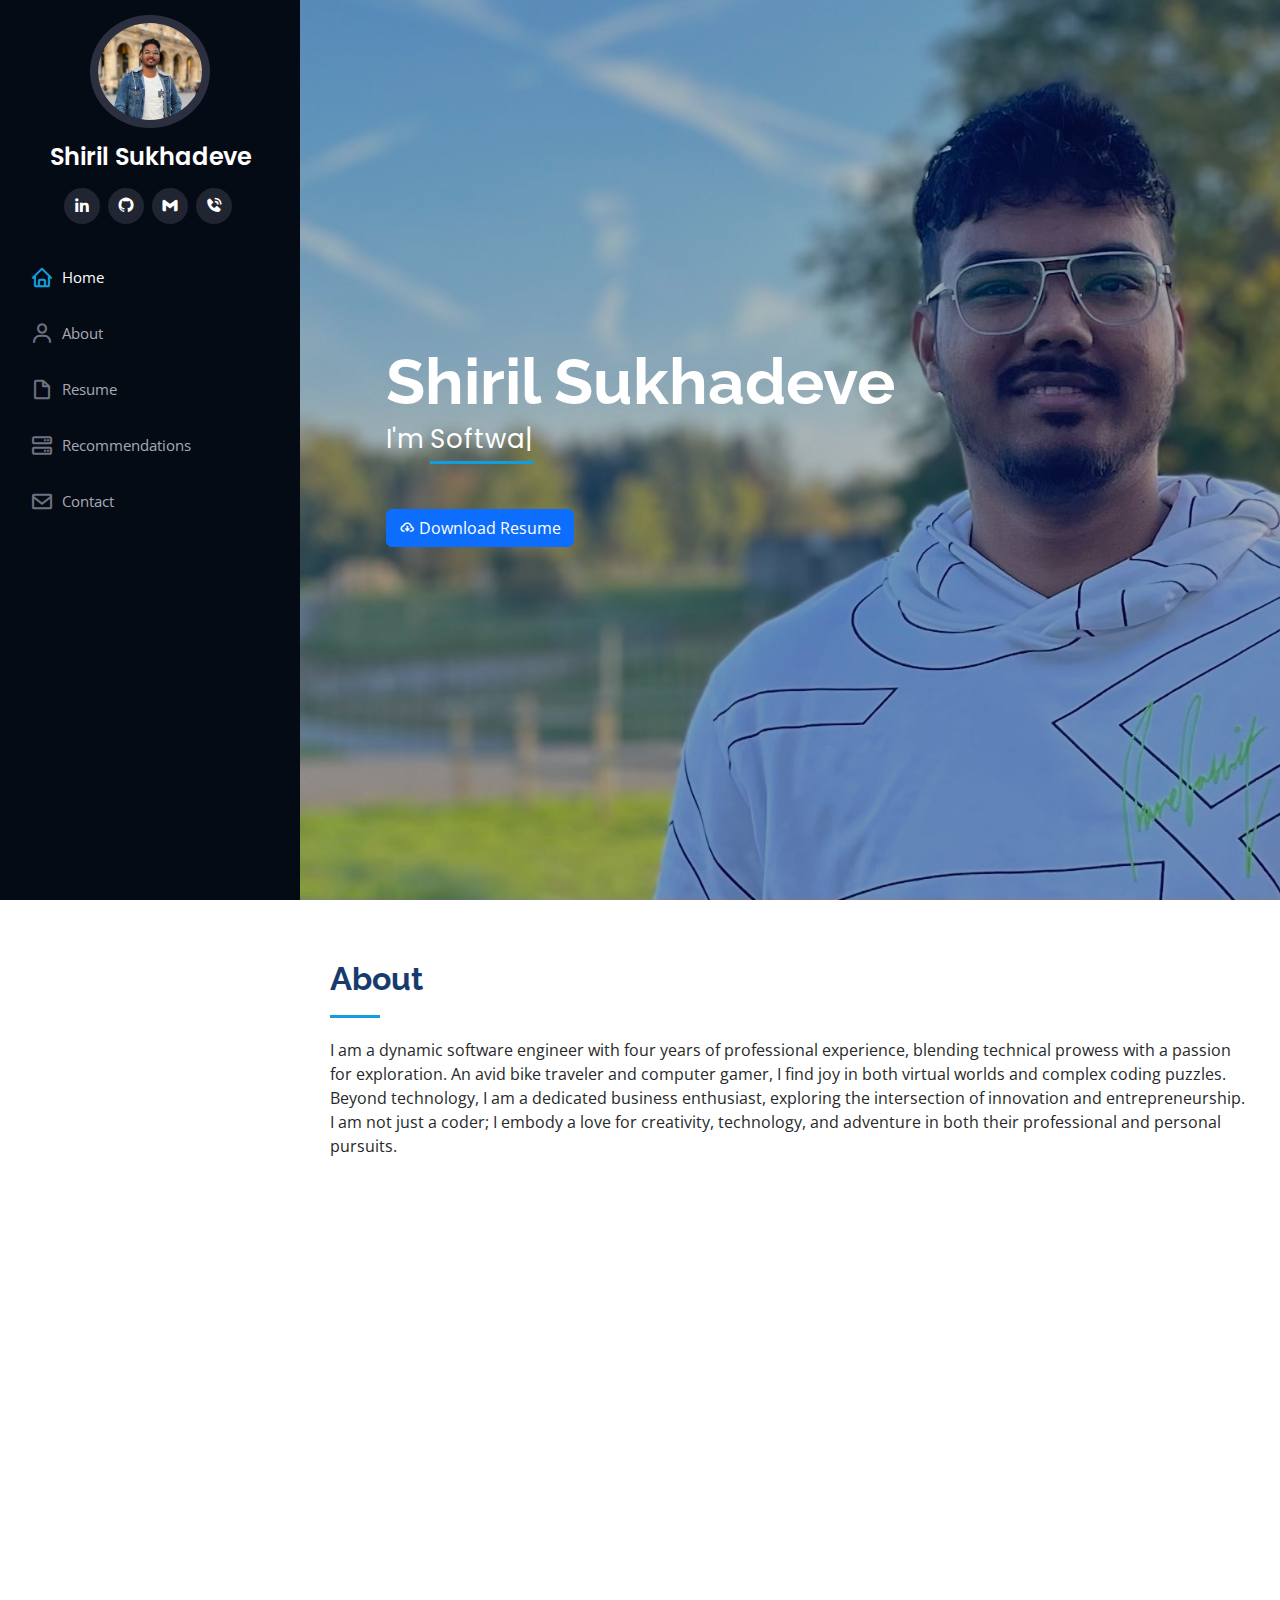
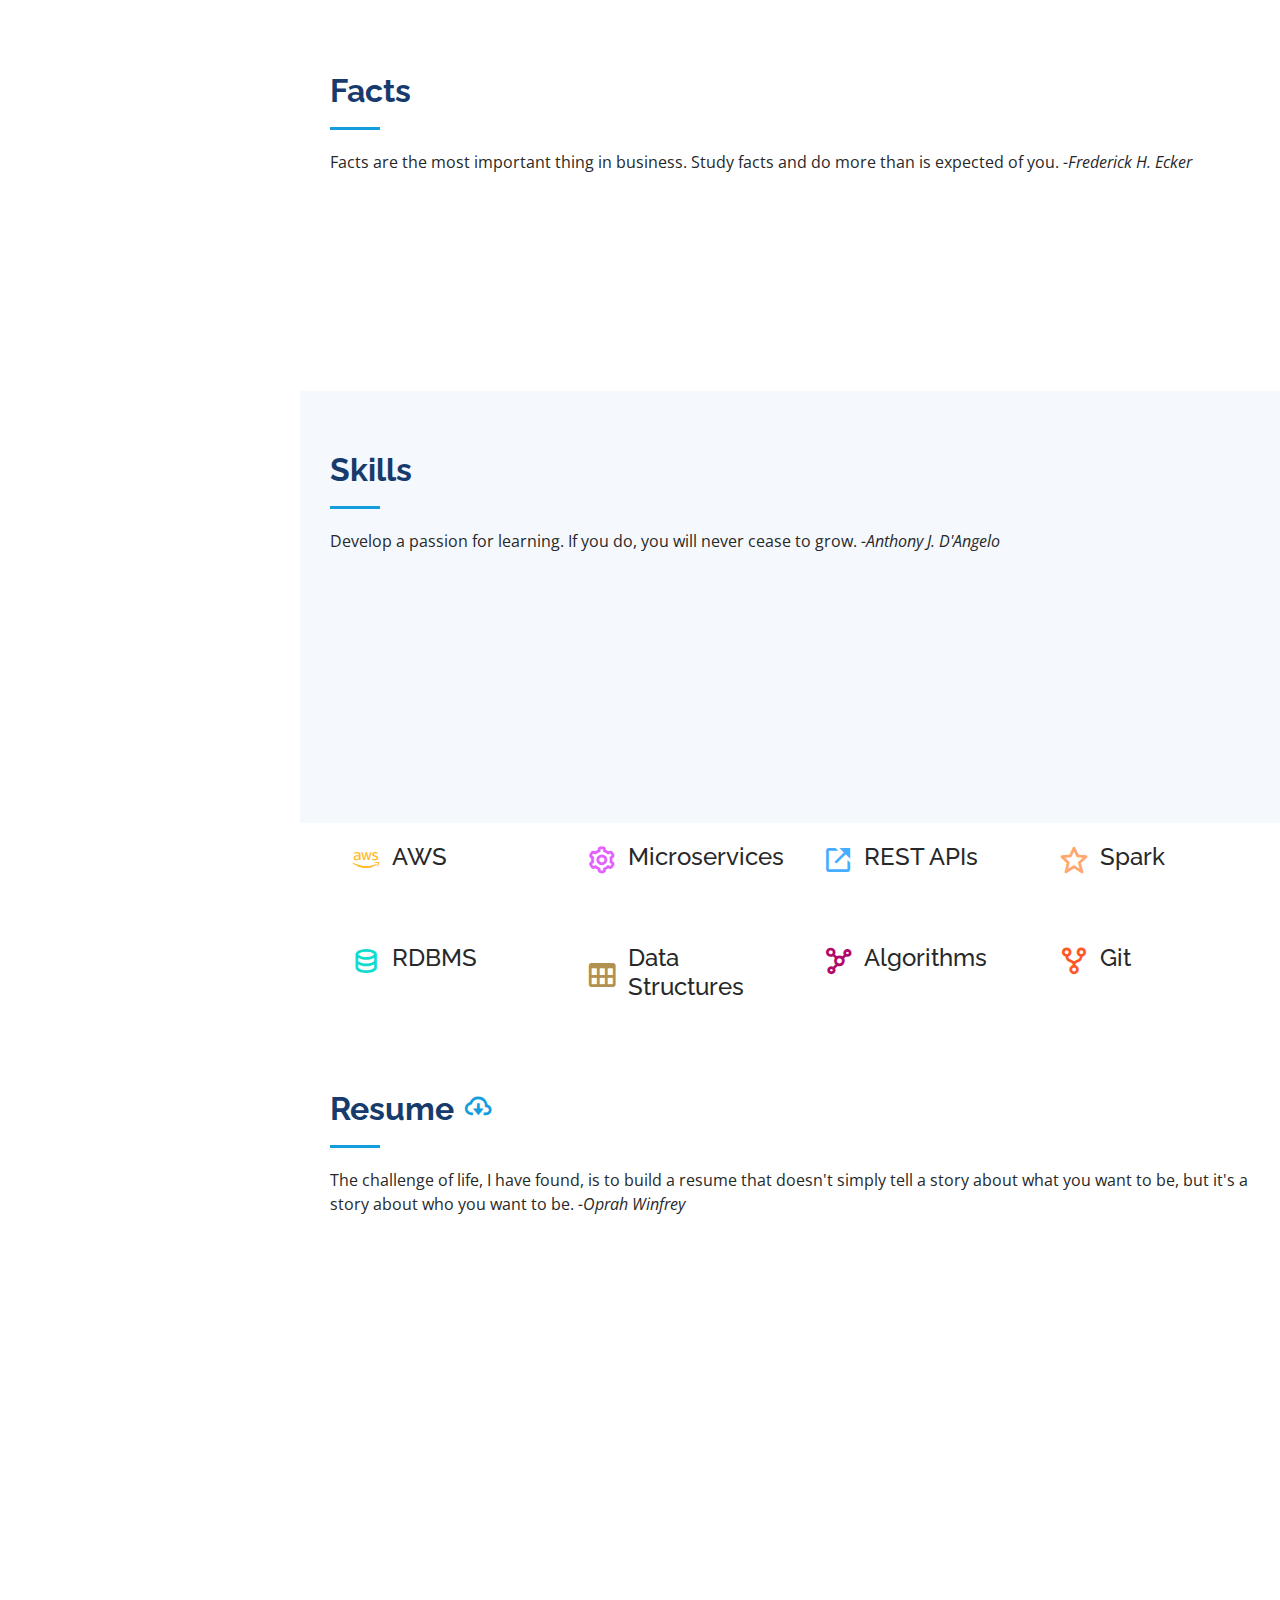
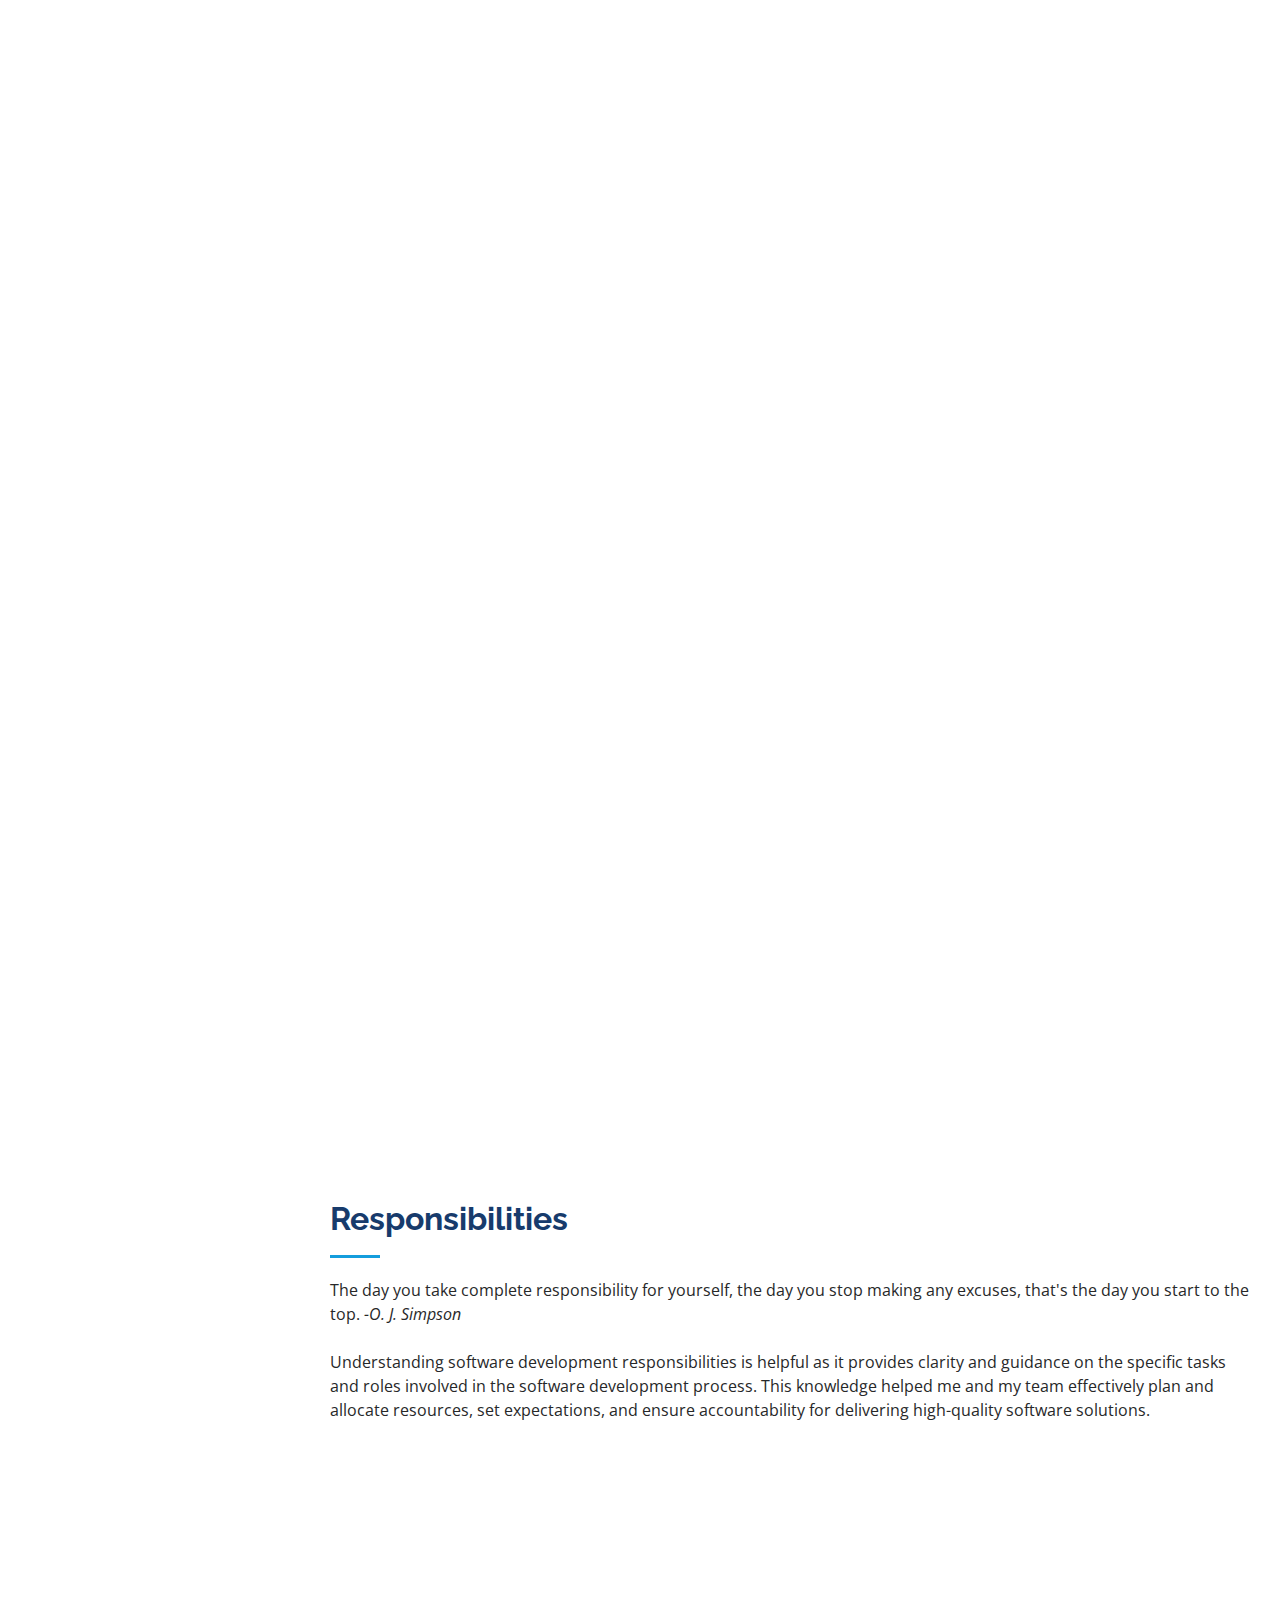
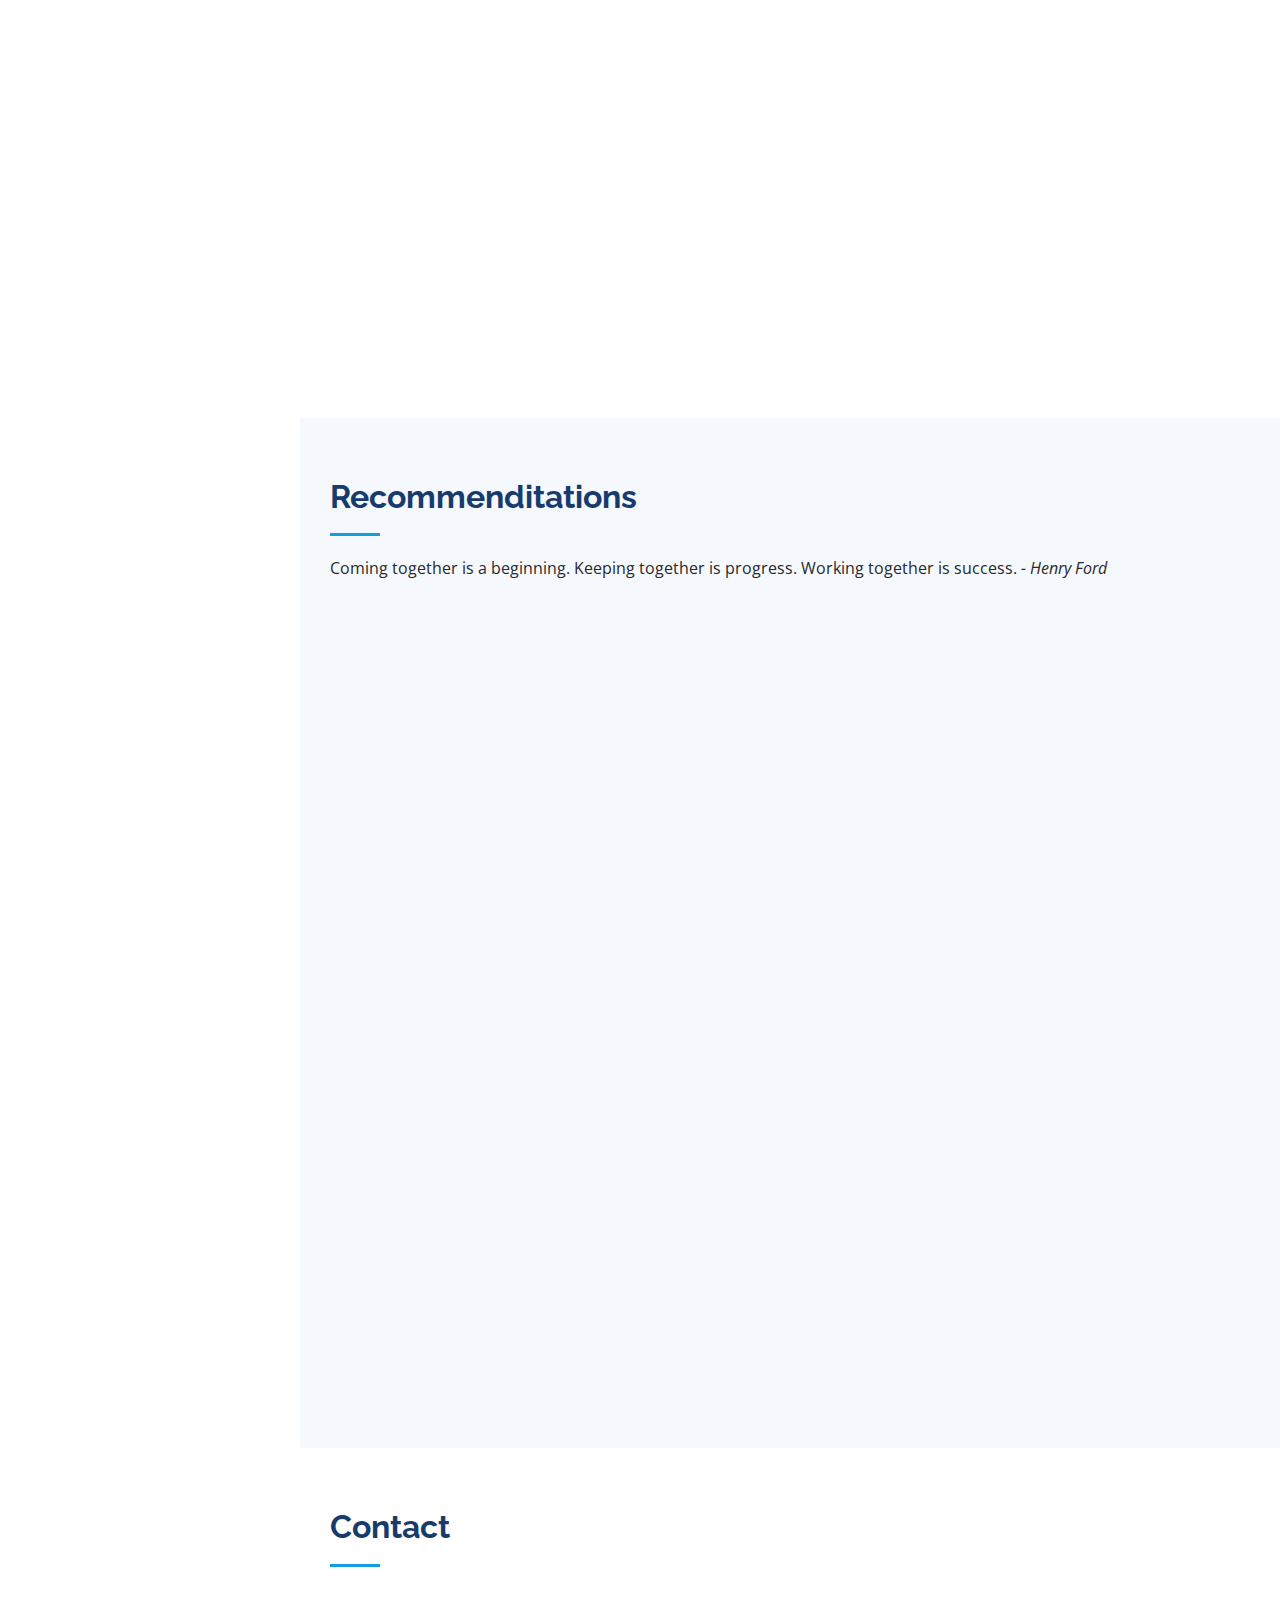
<file: index.html>
<!DOCTYPE html>
<html lang="en">

<head>
  <meta charset="utf-8">
  <meta content="width=device-width, initial-scale=1.0" name="viewport">

  <title>Shiril Sukhadeve - Software Developer</title>
  <meta content="" name="description">
  <meta content="" name="keywords">

  <!-- Favicons -->
  <link href="assets/img/favicon.png" rel="icon">
  <link href="assets/img/apple-touch-icon.png" rel="apple-touch-icon">

  <!-- Google Fonts -->
  <link href="https://fonts.googleapis.com/css?family=Open+Sans:300,300i,400,400i,600,600i,700,700i|Raleway:300,300i,400,400i,500,500i,600,600i,700,700i|Poppins:300,300i,400,400i,500,500i,600,600i,700,700i" rel="stylesheet">

  <!-- Vendor CSS Files -->
  <link href="assets/vendor/aos/aos.css" rel="stylesheet">
  <link href="assets/vendor/bootstrap/css/bootstrap.min.css" rel="stylesheet">
  <link href="assets/vendor/bootstrap-icons/bootstrap-icons.css" rel="stylesheet">
  <link href="assets/vendor/boxicons/css/boxicons.min.css" rel="stylesheet">
  <link href="assets/vendor/glightbox/css/glightbox.min.css" rel="stylesheet">
  <link href="assets/vendor/swiper/swiper-bundle.min.css" rel="stylesheet">

  <!-- Template Main CSS File -->
  <link href="assets/css/style.css" rel="stylesheet">

  <!-- =======================================================
  * Template Name: iPortfolio
  * Updated: Nov 17 2023 with Bootstrap v5.3.2
  * Template URL: https://bootstrapmade.com/iportfolio-bootstrap-portfolio-websites-template/
  * Author: BootstrapMade.com
  * License: https://bootstrapmade.com/license/
  ======================================================== -->
</head>

<body>

  <!-- ======= Mobile nav toggle button ======= -->
  <i class="bi bi-list mobile-nav-toggle d-xl-none"></i>

  <!-- ======= Header ======= -->
  <header id="header">
    <div class="d-flex flex-column">

      <div class="profile">
        <img src="assets/img/profile-img.jpg" alt="" class="img-fluid rounded-circle">
        <h1 class="text-light"><a href="index.html">Shiril Sukhadeve</a></h1>
        <div class="social-links mt-3 text-center">
          <a href="https://www.linkedin.com/in/shirilsukhadeve/" class="linkedin" target="_blank"><i class="bx bxl-linkedin"></i></a>
          <a href="https://github.com/shirilsukhadeve" class="github" target="_blank"><i class="bx bxl-github"></i></a>
          <a href="mailto:shirilsukhadeve@gmail.com" class="mail"><i class="bx bxl-gmail"></i></a>
          <a href="tel:+919168848883" class="phoneno"><i class="bx bxs-phone-call"></i></a>
          <!--<a href="#" class="twitter"><i class="bx bxl-twitter"></i></a>
-->
          <!--<a href="#" class="facebook"><i class="bx bxl-facebook"></i></a>
-->
        </div>
      </div>

      <nav id="navbar" class="nav-menu navbar">
        <ul>
          <li><a href="#hero" class="nav-link scrollto active"><i class="bx bx-home"></i> <span>Home</span></a></li>
          <!--<li><a href="assets/ShirilSukhadeve_Resume.pdf" class="nav-link resumedlownload" target="_blank"><i class="bx bx-cloud-download"></i> <span>Download Resume</span></a></li>-->
          <li><a href="#about" class="nav-link scrollto"><i class="bx bx-user"></i> <span>About</span></a></li>
          <li><a href="#resume" class="nav-link scrollto"><i class="bx bx-file-blank"></i> <span>Resume</span></a></li>
          <li><a href="#testimonials" class="nav-link scrollto"><i class="bx bx-server"></i> <span>Recommendations</span></a></li>
          <li><a href="#contact" class="nav-link scrollto"><i class="bx bx-envelope"></i> <span>Contact</span></a></li>
          <!--<li><a href="#portfolio" class="nav-link scrollto"><i class="bx bx-book-content"></i> <span>Portfolio</span></a></li>
-->
          <!--<li><a href="#services" class="nav-link scrollto"><i class="bx bx-server"></i> <span>Services</span></a></li>
-->
        </ul>
      </nav><!-- .nav-menu -->
    </div>
  </header><!-- End Header -->

  <!-- ======= Hero Section ======= -->
  <section id="hero" class="d-flex flex-column justify-content-center align-items-center">
    <div class="hero-container" data-aos="fade-in">
      <h1>Shiril Sukhadeve</h1>
      <p>I'm <span class="typed" data-typed-items=" Software Developer, Business Enthusiast, Gamer, Traveler"></span></p>
      <a class="btn btn-primary download-doc" href="assets/ShirilSukhadeve_Resume.pdf" target="_blank" role="button"><i class="bx bx-cloud-download"></i> Download Resume</a>
    </div>
  </section><!-- End Hero -->

  <main id="main">

    <!-- ======= About Section ======= -->
    <section id="about" class="about">
      <div class="container">

        <div class="section-title">
          <h2>About</h2>
          <p>I am a dynamic software engineer with four years of professional experience, blending technical prowess with a passion for exploration. An avid bike traveler and computer gamer, I find joy in both virtual worlds and complex coding puzzles. Beyond technology, I am a dedicated business enthusiast, exploring the intersection of innovation and entrepreneurship. I am not just a coder; I embody a love for creativity, technology, and adventure in both their professional and personal pursuits.</p>
        </div>

        <div class="row">
          <div class="col-lg-4" data-aos="fade-right">
            <img src="assets/img/profile-img.jpg" class="img-fluid" alt="">
          </div>
          <div class="col-lg-8 pt-4 pt-lg-0 content" data-aos="fade-left">
            <h3>Software Developer</h3>
            <div class="row">
              <div class="col-lg-6">
                <ul>
                  <li><i class="bi bi-chevron-right"></i> <strong>Website:</strong> <span><a href="https://shirilsukhadeve.github.io">shirilsukhadeve.github.io</a></span></li>
                  <li><i class="bi bi-chevron-right"></i> <strong>Phone:</strong> <span>(+91) 9168848883</span></li>
                  <li><i class="bi bi-chevron-right"></i> <strong>City:</strong> <span>Pune, India</span></li>
                </ul>
              </div>
              <div class="col-lg-6">
                <ul>
                  <li><i class="bi bi-chevron-right"></i> <strong>Degree:</strong> <span>Master of Technology</span></li>
                  <li><i class="bi bi-chevron-right"></i> <strong>Email:</strong> <span><a href="mailto:shirilsukhadeve@gmail.com">shirilsukhadeve@gmail.com</a></span></li>
                </ul>
              </div>
            </div>
            <p>
              I completed Master's of Technology in Computer Science at VIT, Pune, India, I earned my Bachelor's in Information Technology from the University of Pune, India. With a track record of delivering impactful solutions and a commitment to continuous learning, I bring a unique blend of technical expertise and creative insight to any project. My proficiency extends beyond the digital landscape. I find a harmonious balance mentoring new joinees, discussions on financial and management strategies and other social responibilities. I have contributed significantly to CSR activities at SAP.
            </p>
          </div>
        </div>

      </div>
    </section><!-- End About Section -->

    <!-- ======= Facts Section ======= -->
    <section id="facts" class="facts">
      <div class="container">

        <div class="section-title">
          <h2>Facts</h2>
          <p>Facts are the most important thing in business. Study facts and do more than is expected of you.<em> -Frederick H. Ecker</em> </p>
        </div>

        <div class="row no-gutters">

          <div class="col-lg-3 col-md-6 d-md-flex align-items-md-stretch" data-aos="fade-up" data-aos-delay="100">
            <div class="count-box">
              <i class="bi bi-journal-richtext"></i>
              <span data-purecounter-start="0" data-purecounter-end="6" data-purecounter-duration="1" class="purecounter"></span>
              <p><strong>Projects</strong></p>
            </div>
          </div>

          <div class="col-lg-3 col-md-6 d-md-flex align-items-md-stretch" data-aos="fade-up" data-aos-delay="200">
            <div class="count-box">
              <i class="bi bi-headset"></i>
              <span data-purecounter-start="0" data-purecounter-end="3" data-purecounter-duration="1" class="purecounter"></span>
              <p><strong>Years Of Support</strong></p>
            </div>
          </div>

          <div class="col-lg-3 col-md-6 d-md-flex align-items-md-stretch" data-aos="fade-up" data-aos-delay="300">
            <div class="count-box">
              <i class="bi bi-people"></i>
              <span data-purecounter-start="0" data-purecounter-end="5" data-purecounter-duration="1" class="purecounter"></span>
              <p><strong>Mentored</strong></p>
            </div>
          </div>

          <div class="col-lg-3 col-md-6 d-md-flex align-items-md-stretch" data-aos="fade-up">
            <div class="count-box">
              <i class="bi bi-emoji-smile"></i>
              <span data-purecounter-start="0" data-purecounter-end="9" data-purecounter-duration="1" class="purecounter"></span>
              <p><strong>Happy Customers</strong></p>
            </div>
          </div>

        </div>

      </div>
    </section><!-- End Facts Section -->

    <!-- ======= Skills Section ======= -->
    <section id="skills" class="skills section-bg">
      <div class="container">

        <div class="section-title">
          <h2>Skills</h2>
          <p>Develop a passion for learning. If you do, you will never cease to grow. <em>-Anthony J. D'Angelo</em></p>
        </div>

        <div class="row skills-content">

          <div class="col-lg-6" data-aos="fade-up">

            <div class="progress">
              <span class="skill">C &amp C++ </span>
              <div class="progress-bar-wrap">
                <div class="progress-bar" role="progressbar" aria-valuenow="90" aria-valuemin="0" aria-valuemax="100"></div>
              </div>
            </div>

            <div class="progress">
              <span class="skill">Java </span>
              <div class="progress-bar-wrap">
                <div class="progress-bar" role="progressbar" aria-valuenow="80" aria-valuemin="0" aria-valuemax="100"></div>
              </div>
            </div>

            <div class="progress">
              <span class="skill">Spark </span>
              <div class="progress-bar-wrap">
                <div class="progress-bar" role="progressbar" aria-valuenow="60" aria-valuemin="0" aria-valuemax="100"></div>
              </div>
            </div>

          </div>

          <div class="col-lg-6" data-aos="fade-up" data-aos-delay="100">

            <div class="progress">
              <span class="skill">Python </span>
              <div class="progress-bar-wrap">
                <div class="progress-bar" role="progressbar" aria-valuenow="90" aria-valuemin="0" aria-valuemax="100"></div>
              </div>
            </div>

            <div class="progress">
              <span class="skill">SQL </span>
              <div class="progress-bar-wrap">
                <div class="progress-bar" role="progressbar" aria-valuenow="90" aria-valuemin="0" aria-valuemax="100"></div>
              </div>
            </div>

            <div class="progress">
              <span class="skill">Docker &amp Kubernetes </span>
              <div class="progress-bar-wrap">
                <div class="progress-bar" role="progressbar" aria-valuenow="70" aria-valuemin="0" aria-valuemax="100"></div>
              </div>
            </div>

          </div>

        </div>

      </div>
    </section><!-- End Skills Section -->

    <!-- ======= Interests Section ======= -->
    <div class="interests container" id="skills">

      <div class="row">
        <div class="col-lg-3 col-md-4 mt-4 mt-md-0">
          <div class="icon-box">
            <div class="icon"><i class="bx bxl-aws" style="color: #ffbb2c;"></i></div>
            <h4>AWS</h4>
          </div>
        </div>
        <div class="col-lg-3 col-md-4 mt-4 mt-md-0">
          <div class="icon-box">
            <div class="icon"><i class="bx bx-cog" style="color: #e361ff;"></i></div>
            <h4>Microservices</h4>
          </div>
        </div>
        <div class="col-lg-3 col-md-4 mt-4 mt-md-0">
          <div class="icon-box">
            <div class="icon"><i class="bx bx-link-external" style="color: #47aeff;"></i></div>
            <h4>REST APIs</h4>
          </div>
        </div>
        <div class="col-lg-3 col-md-4 mt-4 mt-md-0">
          <div class="icon-box">
            <div class="icon"><i class="bx bx-star" style="color: #ffa76e;"></i></div>
            <h4>Spark</h4>
          </div>
        </div>
        <div class="col-lg-3 col-md-4 mt-4">
          <div class="icon-box">
            <div class="icon"><i class="bx bx-data" style="color: #11dbcf;"></i></div>
            <h4>RDBMS</h4>
          </div>
        </div>
        <div class="col-lg-3 col-md-4 mt-4">
          <div class="icon-box">
            <div class="icon"><i class="bx bx-table" style="color: #b2904f;"></i></div>
            <h4>Data Structures</h4>
          </div>
        </div>
        <div class="col-lg-3 col-md-4 mt-4">
          <div class="icon-box">
            <div class="icon"><i class="bx bx-network-chart" style="color: #b20969;"></i></div>
            <h4>Algorithms</h4>
          </div>
        </div>
        <div class="col-lg-3 col-md-4 mt-4">
          <div class="icon-box">
            <div class="icon"><i class="bx bx-git-repo-forked" style="color: #ff5828;"></i></div>
            <h4>Git</h4>
          </div>
        </div>
      </div>

    </div>
    <!-- End Interests Section -->

    <!-- ======= Resume Section ======= -->
    <section id="resume" class="resume">
      <div class="container">

        <div class="section-title">
          <h2>Resume <a href="assets/ShirilSukhadeve_Resume.pdf" class="ResumeDownload" target="_blank"><i class="bx bx-cloud-download"></i></a></h2>
          <p>The challenge of life, I have found, is to build a resume that doesn't simply tell a story about what you want to be, but it's a story about who you want to be.<em> -Oprah Winfrey</em></p>
        </div>

        <div class="row">
          <div class="col-lg-6" data-aos="fade-up">
            <h3 class="resume-title">Sumary</h3>
            <div class="resume-item pb-0">
              <h4>Shiril Sukhadeve</h4>
              <p><em>Detail-oriented Software Engineer with 4+ years of experience in data- base internals, excelling in algorithm design and data structures. Demonstrated commitment to collaborative stakeholder engagement for customer success. Adept at leading teams and solving complex problems.</em></p>
              <ul>
                <li>Pune, Maharashtra, India</li>
                <li>(+91) 9168848883</li>
                <li><a href="mailto:shirilsukhadeve@gmail.com">shirilsukhadeve@gmail.com</a></li>
              </ul>
            </div>

            <h3 class="resume-title">Education</h3>
            <div class="resume-item">
              <h4>Masters of Technology</h4>
              <h5>2017 - 2019</h5>
              <p><em>Vishwakarma Information Technology, Pune</em></p>
              <p>Computer Engineering and Information Technology</p>
            </div>
            <div class="resume-item">
              <h4>Bachelor of Engineering</h4>
              <h5>2013 - 2017</h5>
              <p><em>Savitribai Phule Pune University, Pune</em></p>
              <p>Information Technology</p>
            </div>

            <h3 class="resume-title">Courses</h3>
            <div class="resume-item">
              <h4>Credential of Readiness (CORe)</h4>
              <h5>05/2022 - 10/2022</h5>
              <p><em><a href="https://www.linkedin.com/in/shirilsukhadeve/overlay/1635499776736/single-media-viewer/?profileId=ACoAAB39kqkBNXmAY9hlwGB-5VmQwMnMVl0YTKQ" class="HBSCoreDiploma" target="_blank">Diploma Certificate</a></em></p>
              <ul>
                <li>Economics For Managers</li>
                <li>Business Analytics</li>
                <li>Financial Accounting</li>
              </ul>
            </div>
            <div class="resume-item">
              <h4>Managing the Company of the Future</h4>
              <h5>06/2020 - 07/2020</h5>
              <p><em><a href="https://coursera.org/share/a8a26a2d195795c3e865bfbf160ece0d" class="CourseraCertificate" target="_blank">Certificate</a></em></p>
            </div>

            <h3 class="resume-title">Certifications</h3>
            <div class="resume-item">
              <ul>
                <li>Java SE 7 Programmer</li>
                <p><em>Credential ID <strong>50341324</strong></em></p>
                <li>BARCLAYS Global Youth Employability Initiative</li>
                <p><em>Credential ID <strong>127945</strong></em></p>
              </ul>
            </div>
          </div>
          <div class="col-lg-6" data-aos="fade-up" data-aos-delay="100">

            <h3 class="resume-title">Professional Experience</h3>
            <div class="resume-item">
              <h4>Software Developer</h4>
              <h5>2022 - Present</h5>
              <p><em><a href="https://www.sap.com/india/index.html?url_id=auto_hp_redirect_india" class="SAP" target="_blank"> SAP </a></em></p>
              <ul>
                <li>Implemented a Smart Data Access Adapter to connect SAP HANA database to Spark Service in the SAP HANA Cloud environment</li>
                <li>Implemented a POC for a novel datatype with floating-point decimal support, spanning the entire database stack.</li>
                <li>Led a team in integrating SAP HANA Datalake's Files Service with SQLon Files Service, optimizing query processing.</li>
                <li>Assumed Level 2 support for a cloud-based database, focusing on Dockerized services and Kubernetes environments.</li>
                <li>Developed Python-based Spark scripts for data ingestion from Kafka into SAP HDL Files, with a comprehensive performance analysis.</li>
              </ul>
            </div>
            <div class="resume-item">
              <h4>Software Developer Assoicate</h4>
              <h5>2019 - 2022</h5>
              <p><em><a href="https://www.sap.com/india/index.html?url_id=auto_hp_redirect_india" class="SAP" target="_blank"> SAP </a></em></p>
              <ul>
                <li>Implemented a predicate-based export solution, reducing export time by 50%.</li>
                <li>Addressed performance issues in SAP HANA database through debugging and efficient data transfer strategies.</li>
                <li>Designed and executed the integration between SAP HANA Datalake's Files Service and SQL on Files Service.</li>
                <li>Led a dev angel program for a customer, ensuring a smooth product adoption.</li>
              </ul>
            </div>

            <h3 class="resume-title">Internships</h3>
            <div class="resume-item">
              <h4>Student Intern</h4>
              <h5>2018 - 2019</h5>
              <p><em><a href="https://www.sap.com/india/index.html?url_id=auto_hp_redirect_india" class="SAP" target="_blank"> SAP </a></em></p>
              <ul>
                <li>Established a Python-based framework to validate catalog and data in- tegrity during database upgrades.</li>
                <li>Contributed to the development and stabilization of the HANA Native Storage Extension.</li>
                <li>Delivered Level 2 support to clients, showcasing effective communication and problem-solving skills.</li>
              </ul>
            </div>

          </div>
        </div>

      </div>
    </section><!-- End Resume Section -->

    <!-- ======= Portfolio Section =======
    <section id="portfolio" class="portfolio section-bg">
      <div class="container">

        <div class="section-title">
          <h2>Portfolio</h2>
          <p>Magnam dolores commodi suscipit. Necessitatibus eius consequatur ex aliquid fuga eum quidem. Sit sint consectetur velit. Quisquam quos quisquam cupiditate. Et nemo qui impedit suscipit alias ea. Quia fugiat sit in iste officiis commodi quidem hic quas.</p>
        </div>

        <div class="row" data-aos="fade-up">
          <div class="col-lg-12 d-flex justify-content-center">
            <ul id="portfolio-flters">
              <li data-filter="*" class="filter-active">All</li>
              <li data-filter=".filter-app">App</li>
              <li data-filter=".filter-card">Card</li>
              <li data-filter=".filter-web">Web</li>
            </ul>
          </div>
        </div>

        <div class="row portfolio-container" data-aos="fade-up" data-aos-delay="100">

          <div class="col-lg-4 col-md-6 portfolio-item filter-app">
            <div class="portfolio-wrap">
              <img src="assets/img/portfolio/portfolio-1.jpg" class="img-fluid" alt="">
              <div class="portfolio-links">
                <a href="assets/img/portfolio/portfolio-1.jpg" data-gallery="portfolioGallery" class="portfolio-lightbox" title="App 1"><i class="bx bx-plus"></i></a>
                <a href="portfolio-details.html" title="More Details"><i class="bx bx-link"></i></a>
              </div>
            </div>
          </div>

          <div class="col-lg-4 col-md-6 portfolio-item filter-web">
            <div class="portfolio-wrap">
              <img src="assets/img/portfolio/portfolio-2.jpg" class="img-fluid" alt="">
              <div class="portfolio-links">
                <a href="assets/img/portfolio/portfolio-2.jpg" data-gallery="portfolioGallery" class="portfolio-lightbox" title="Web 3"><i class="bx bx-plus"></i></a>
                <a href="portfolio-details.html" title="More Details"><i class="bx bx-link"></i></a>
              </div>
            </div>
          </div>

          <div class="col-lg-4 col-md-6 portfolio-item filter-app">
            <div class="portfolio-wrap">
              <img src="assets/img/portfolio/portfolio-3.jpg" class="img-fluid" alt="">
              <div class="portfolio-links">
                <a href="assets/img/portfolio/portfolio-3.jpg" data-gallery="portfolioGallery" class="portfolio-lightbox" title="App 2"><i class="bx bx-plus"></i></a>
                <a href="portfolio-details.html" title="More Details"><i class="bx bx-link"></i></a>
              </div>
            </div>
          </div>

          <div class="col-lg-4 col-md-6 portfolio-item filter-card">
            <div class="portfolio-wrap">
              <img src="assets/img/portfolio/portfolio-4.jpg" class="img-fluid" alt="">
              <div class="portfolio-links">
                <a href="assets/img/portfolio/portfolio-4.jpg" data-gallery="portfolioGallery" class="portfolio-lightbox" title="Card 2"><i class="bx bx-plus"></i></a>
                <a href="portfolio-details.html" title="More Details"><i class="bx bx-link"></i></a>
              </div>
            </div>
          </div>

          <div class="col-lg-4 col-md-6 portfolio-item filter-web">
            <div class="portfolio-wrap">
              <img src="assets/img/portfolio/portfolio-5.jpg" class="img-fluid" alt="">
              <div class="portfolio-links">
                <a href="assets/img/portfolio/portfolio-5.jpg" data-gallery="portfolioGallery" class="portfolio-lightbox" title="Web 2"><i class="bx bx-plus"></i></a>
                <a href="portfolio-details.html" title="More Details"><i class="bx bx-link"></i></a>
              </div>
            </div>
          </div>

          <div class="col-lg-4 col-md-6 portfolio-item filter-app">
            <div class="portfolio-wrap">
              <img src="assets/img/portfolio/portfolio-6.jpg" class="img-fluid" alt="">
              <div class="portfolio-links">
                <a href="assets/img/portfolio/portfolio-6.jpg" data-gallery="portfolioGallery" class="portfolio-lightbox" title="App 3"><i class="bx bx-plus"></i></a>
                <a href="portfolio-details.html" title="More Details"><i class="bx bx-link"></i></a>
              </div>
            </div>
          </div>

          <div class="col-lg-4 col-md-6 portfolio-item filter-card">
            <div class="portfolio-wrap">
              <img src="assets/img/portfolio/portfolio-7.jpg" class="img-fluid" alt="">
              <div class="portfolio-links">
                <a href="assets/img/portfolio/portfolio-7.jpg" data-gallery="portfolioGallery" class="portfolio-lightbox" title="Card 1"><i class="bx bx-plus"></i></a>
                <a href="portfolio-details.html" title="More Details"><i class="bx bx-link"></i></a>
              </div>
            </div>
          </div>

          <div class="col-lg-4 col-md-6 portfolio-item filter-card">
            <div class="portfolio-wrap">
              <img src="assets/img/portfolio/portfolio-8.jpg" class="img-fluid" alt="">
              <div class="portfolio-links">
                <a href="assets/img/portfolio/portfolio-8.jpg" data-gallery="portfolioGallery" class="portfolio-lightbox" title="Card 3"><i class="bx bx-plus"></i></a>
                <a href="portfolio-details.html" title="More Details"><i class="bx bx-link"></i></a>
              </div>
            </div>
          </div>

          <div class="col-lg-4 col-md-6 portfolio-item filter-web">
            <div class="portfolio-wrap">
              <img src="assets/img/portfolio/portfolio-9.jpg" class="img-fluid" alt="">
              <div class="portfolio-links">
                <a href="assets/img/portfolio/portfolio-9.jpg" data-gallery="portfolioGallery" class="portfolio-lightbox" title="Web 3"><i class="bx bx-plus"></i></a>
                <a href="portfolio-details.html" title="More Details"><i class="bx bx-link"></i></a>
              </div>
            </div>
          </div>

        </div>

      </div>
    </section>End Portfolio Section -->

    <!-- ======= Services Section ======= -->
    <section id="services" class="services">
      <div class="container">

        <div class="section-title">
          <h2>Responsibilities</h2>
          <p2>The day you take complete responsibility for yourself, the day you stop making any excuses, that's the day you start to the top.<em> -O. J. Simpson</em></p2>
          <br>
          <br>
          <p2>Understanding software development responsibilities is helpful as it provides clarity and guidance on the specific tasks and roles involved in the software development process. This knowledge helped me and my team effectively plan and allocate resources, set expectations, and ensure accountability for delivering high-quality software solutions.</p2>
        </div>

        <div class="row">
          <div class="col-lg-4 col-md-6 icon-box" data-aos="fade-up">
            <div class="icon"><i class="bx bxl-dribbble"></i></div>
            <h4 class="title">Software Requirement Analysis</h4>
            <p class="description">Analysis of description of the functionality, behavior, and constraints that a software system or application must possess to meet the needs and expectations of its users</p>
          </div>
          <div class="col-lg-4 col-md-6 icon-box" data-aos="fade-up" data-aos-delay="100">
            <div class="icon"><i class="bx bx-file"></i></div>
            <h4 class="title">Design Documentation</h4>
            <p class="description">Comprehensive and structured representation of the architectural design, modules, components, interfaces, and implementation details of a software system, serving as a guide for development and maintenance</p>
          </div>
          <div class="col-lg-4 col-md-6 icon-box" data-aos="fade-up" data-aos-delay="200">
            <div class="icon"><i class="bx bx-pen"></i></div>
            <h4 class="title">Development</h4>
            <p class="description">Process of analysing the existing codebase and writing new code to implement functionality for the database server</p>
          </div>
          <div class="col-lg-4 col-md-6 icon-box" data-aos="fade-up" data-aos-delay="300">
            <div class="icon"><i class="bi bi-binoculars"></i></div>
            <h4 class="title">Code Review</h4>
            <p class="description">Review and provide comments for code written by other team members</p>
          </div>
          <div class="col-lg-4 col-md-6 icon-box" data-aos="fade-up" data-aos-delay="500">
            <div class="icon"><i class="bx bxs-bug-alt"></i></div>
            <h4 class="title">Software Testing</h4>
            <p class="description">Process of evaluating a software system or application to identify defects, errors, and ensure its quality, functionality, and performance meet the intended requirements</p>
          </div>
          <div class="col-lg-4 col-md-6 icon-box" data-aos="fade-up" data-aos-delay="400">
            <div class="icon"><i class="bx bxs-ambulance"></i></div>
            <h4 class="title">Customer Support</h4>
            <p class="description">Process of working on issues encountered by customers by replicating, debugging and resolving issue in the existing codebase and providing a working solution to customers</p>
          </div>
        </div>

      </div>
    </section> <!-- End Services Section -->

    <!-- ======= Recommendations Section ======= -->
    <section id="testimonials" class="testimonials section-bg">
      <div class="container">

        <div class="section-title">
          <h2>Recommenditations</h2>
          <p>Coming together is a beginning. Keeping together is progress. Working together is success.  <em>- Henry Ford</em></p>
        </div>

        <div class="testimonials-slider swiper" data-aos="fade-up" data-aos-delay="100">
          <div class="swiper-wrapper">

            <div class="swiper-slide">
              <div class="testimonial-item" data-aos="fade-up">
                <p>
                  <i class="bx bxs-quote-alt-left quote-icon-left"></i>
                  Shiril and I have been working together on implementing the SQL on Files Functionality for HANA Data Lake in C/C++. He is very efficient in finding and fixing problems. Communication was always focused and very friendly.
It was a pleasure and fun working with you, Shiril!
                  <i class="bx bxs-quote-alt-right quote-icon-right"></i>
                </p>
                <img src="assets/img/recommendations/recommendations-1.jpg" class="testimonial-img" alt="">
                <h3><a href="https://www.linkedin.com/in/hannes-rauhe-296051b0/" target="_blank">Hannes Rauhe</a></h3>
                <h4>Passionate Database Systems Developer at AWS</h4>
              </div>
            </div><!-- End testimonial item -->

            <div class="swiper-slide">
              <div class="testimonial-item" data-aos="fade-up" data-aos-delay="100">
                <p>
                  <i class="bx bxs-quote-alt-left quote-icon-left"></i>
                  I worked with Shiril on both the HANA DT and the SQL on Files projects where I served as technical advisor to his development team. Shiril is bright and motivated, and so our technical discussions were both productive and enjoyable because he fully engaged with valuable ideas and insightful questions. Shiril is a quick problem solver and the C/C++/Python code I reviewed was efficient and well organized. It was a pleasure to work with Shiril and I would gladly do so again!
                  <i class="bx bxs-quote-alt-right quote-icon-right"></i>
                </p>
                <img src="assets/img/recommendations/recommendations-2.jpg" class="testimonial-img" alt="">
                <h3><a href="https://www.linkedin.com/in/dedehaan/" target="_blank">David DeHaan</a></h3>
                <h4>Principal Software Engineer at Salesforce</h4>
              </div>
            </div><!-- End testimonial item -->

            <div class="swiper-slide">
              <div class="testimonial-item" data-aos="fade-up" data-aos-delay="300">
                <p>
                  <i class="bx bxs-quote-alt-left quote-icon-left"></i>
                  Shiril and I have worked on SQL on Files development for HANA Datalake. I found Shiril is a quick learner and has a task-oriented mindset in fast paced environment. Also it has been my pleasure to discuss technical details with him, he has been prepared and opened to raise suggestions and ideas. I hope to work together for future project.
                  <i class="bx bxs-quote-alt-right quote-icon-right"></i>
                </p>
                <img src="assets/img/recommendations/recommendations-4.jpg" class="testimonial-img" alt="">
                <h3><a href="https://www.linkedin.com/in/jasonkim10/" target="_blank">Jason Kim</a></h3>
                <h4>Development Expert at SAP</h4>
              </div>
            </div><!-- End testimonial item -->

            <div class="swiper-slide">
              <div class="testimonial-item" data-aos="fade-up" data-aos-delay="200">
                <p>
                  <i class="bx bxs-quote-alt-left quote-icon-left"></i>
                  I have been working with Shiril on the HANA Cloud projects for 4+ years, in my capacities of architect and development lead. Shiril is an exceptional software engineer. No task is too small, too large, or too difficult for him to complete with excellence and efficiency. He is committed to learning everything about a project, isn’t hesitant to ask for help, and readily offers guidance to more junior team members. His design and implementation are of the greatest quality. Shiril’s commitment to the highest quality in his work makes it always a pleasure to work with him.
                  <i class="bx bxs-quote-alt-right quote-icon-right"></i>
                </p>
                <img src="assets/img/recommendations/recommendations-3.jpg" class="testimonial-img" alt="">
                <h3><a href="https://www.linkedin.com/in/aninica/" target="_blank">Dr. Anisoara Nica</a></h3>
                <h4>Database Researcher and Architect at SAP</h4>
              </div>
            </div><!-- End testimonial item -->

          </div>
          <div class="swiper-pagination"></div>
        </div>

      </div>
    </section><!-- End Recommendations Section -->

    <!-- ======= Contact Section ======= -->
    <section id="contact" class="contact">
      <div class="container">

        <div class="section-title">
          <h2>Contact</h2>
          <!--<p>Magnam dolores commodi suscipit. Necessitatibus eius consequatur ex aliquid fuga eum quidem. Sit sint consectetur velit. Quisquam quos quisquam cupiditate. Et nemo qui impedit suscipit alias ea. Quia fugiat sit in iste officiis commodi quidem hic quas.</p>-->
        </div>

        <div class="row" data-aos="fade-in">

          <div class="col-lg-5 d-flex align-items-stretch">
            <div class="info">
              <div class="address">
                <i class="bi bi-geo-alt"></i>
                <h4>Location:</h4>
                <p>Pune, Maharashtra-411052, India</p>
              </div>

              <div class="email">
                <i class="bi bi-envelope"></i>
                <h4>Email:</h4>
                <p><a href="mailto:shirilsukhadeve@gmail.com">shirilsukhadeve@gmail.com</a></p>
              </div>

              <div class="phone">
                <i class="bi bi-phone"></i>
                <h4>Call:</h4>
                <p>(+91) 9168848883</p>
              </div>

            </div>

          </div>
          <div class="col-lg-7 mt-5 mt-lg-0 d-flex align-items-stretch">

            <iframe src="https://www.google.com/maps/embed?pb=!1m18!1m12!1m3!1d121058.93187105133!2d73.78056553410971!3d18.524761375198732!2m3!1f0!2f0!3f0!3m2!1i1024!2i768!4f13.1!3m3!1m2!1s0x3bc2bf2e67461101%3A0x828d43bf9d9ee343!2sPune%2C%20Maharashtra%2C%20India!5e0!3m2!1sen!2sus!4v1704729689411!5m2!1sen!2sus" style="width:100%; height: 290;" allowfullscreen></iframe>
          <!--
            <form action="forms/contact.php" method="post" role="form" class="php-email-form">
              <div class="row">
                <div class="form-group col-md-6">
                  <label for="name">Your Name</label>
                  <input type="text" name="name" class="form-control" id="name" required>
                </div>
                <div class="form-group col-md-6">
                  <label for="name">Your Email</label>
                  <input type="email" class="form-control" name="email" id="email" required>
                </div>
              </div>
              <div class="form-group">
                <label for="name">Subject</label>
                <input type="text" class="form-control" name="subject" id="subject" required>
              </div>
              <div class="form-group">
                <label for="name">Message</label>
                <textarea class="form-control" name="message" rows="10" required></textarea>
              </div>
              <div class="my-3">
                <div class="loading">Loading</div>
                <div class="error-message"></div>
                <div class="sent-message">Your message has been sent. Thank you!</div>
              </div>
              <div class="text-center"><button type="submit">Send Message</button></div>
            </form>
          -->
          </div>

        </div>

      </div>
    </section><!-- End Contact Section -->

  </main><!-- End #main -->

  <!-- ======= Footer ======= 
  <footer id="footer">
    <div class="container">
      <div class="copyright">
        &copy; Copyright <strong><span>iPortfolio</span></strong>
      </div>
      <div class="credits">
        <!-- All the links in the footer should remain intact. -->
        <!-- You can delete the links only if you purchased the pro version. -->
        <!-- Licensing information: https://bootstrapmade.com/license/ -->
        <!-- Purchase the pro version with working PHP/AJAX contact form: https://bootstrapmade.com/iportfolio-bootstrap-portfolio-websites-template/ -->
        <!-- Designed by <a href="https://bootstrapmade.com/">BootstrapMade</a>
      </div>
    </div>
  </footer> End  Footer -->

  <a href="#" class="back-to-top d-flex align-items-center justify-content-center"><i class="bi bi-arrow-up-short"></i></a>

  <!-- Vendor JS Files -->
  <script src="assets/vendor/purecounter/purecounter_vanilla.js"></script>
  <script src="assets/vendor/aos/aos.js"></script>
  <script src="assets/vendor/bootstrap/js/bootstrap.bundle.min.js"></script>
  <script src="assets/vendor/glightbox/js/glightbox.min.js"></script>
  <script src="assets/vendor/isotope-layout/isotope.pkgd.min.js"></script>
  <script src="assets/vendor/swiper/swiper-bundle.min.js"></script>
  <script src="assets/vendor/typed.js/typed.umd.js"></script>
  <script src="assets/vendor/waypoints/noframework.waypoints.js"></script>
  <script src="assets/vendor/php-email-form/validate.js"></script>

  <!-- Template Main JS File -->
  <script src="assets/js/main.js"></script>

</body>

</html>
</file>
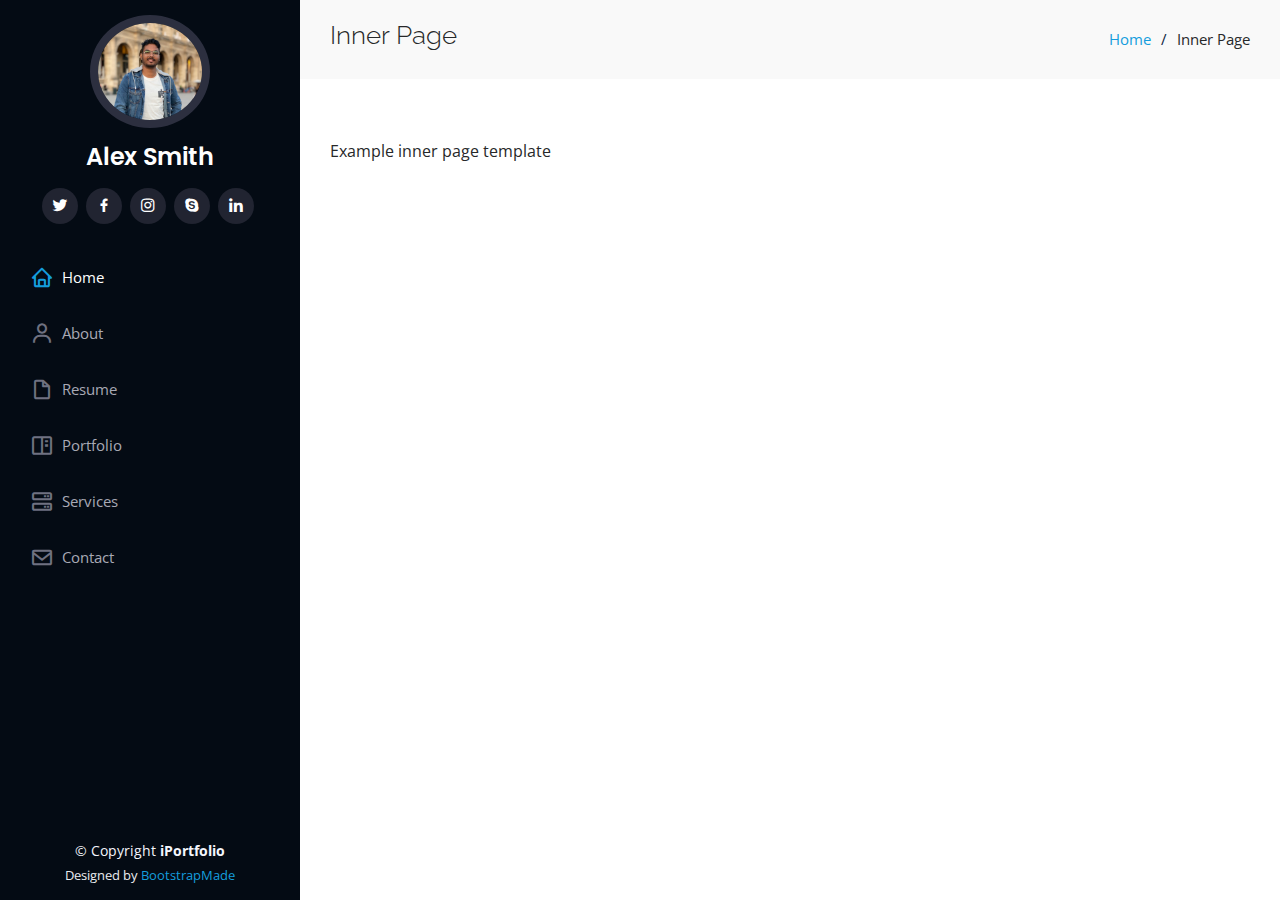
<file: inner-page.html>
<!DOCTYPE html>
<html lang="en">

<head>
  <meta charset="utf-8">
  <meta content="width=device-width, initial-scale=1.0" name="viewport">

  <title>Inner Page - iPortfolio Bootstrap Template</title>
  <meta content="" name="description">
  <meta content="" name="keywords">

  <!-- Favicons -->
  <link href="assets/img/favicon.png" rel="icon">
  <link href="assets/img/apple-touch-icon.png" rel="apple-touch-icon">

  <!-- Google Fonts -->
  <link href="https://fonts.googleapis.com/css?family=Open+Sans:300,300i,400,400i,600,600i,700,700i|Raleway:300,300i,400,400i,500,500i,600,600i,700,700i|Poppins:300,300i,400,400i,500,500i,600,600i,700,700i" rel="stylesheet">

  <!-- Vendor CSS Files -->
  <link href="assets/vendor/aos/aos.css" rel="stylesheet">
  <link href="assets/vendor/bootstrap/css/bootstrap.min.css" rel="stylesheet">
  <link href="assets/vendor/bootstrap-icons/bootstrap-icons.css" rel="stylesheet">
  <link href="assets/vendor/boxicons/css/boxicons.min.css" rel="stylesheet">
  <link href="assets/vendor/glightbox/css/glightbox.min.css" rel="stylesheet">
  <link href="assets/vendor/swiper/swiper-bundle.min.css" rel="stylesheet">

  <!-- Template Main CSS File -->
  <link href="assets/css/style.css" rel="stylesheet">

  <!-- =======================================================
  * Template Name: iPortfolio
  * Updated: Nov 17 2023 with Bootstrap v5.3.2
  * Template URL: https://bootstrapmade.com/iportfolio-bootstrap-portfolio-websites-template/
  * Author: BootstrapMade.com
  * License: https://bootstrapmade.com/license/
  ======================================================== -->
</head>

<body>

  <!-- ======= Mobile nav toggle button ======= -->
  <i class="bi bi-list mobile-nav-toggle d-xl-none"></i>

  <!-- ======= Header ======= -->
  <header id="header">
    <div class="d-flex flex-column">

      <div class="profile">
        <img src="assets/img/profile-img.jpg" alt="" class="img-fluid rounded-circle">
        <h1 class="text-light"><a href="index.html">Alex Smith</a></h1>
        <div class="social-links mt-3 text-center">
          <a href="#" class="twitter"><i class="bx bxl-twitter"></i></a>
          <a href="#" class="facebook"><i class="bx bxl-facebook"></i></a>
          <a href="#" class="instagram"><i class="bx bxl-instagram"></i></a>
          <a href="#" class="google-plus"><i class="bx bxl-skype"></i></a>
          <a href="#" class="linkedin"><i class="bx bxl-linkedin"></i></a>
        </div>
      </div>

      <nav id="navbar" class="nav-menu navbar">
        <ul>
          <li><a href="#hero" class="nav-link scrollto active"><i class="bx bx-home"></i> <span>Home</span></a></li>
          <li><a href="#about" class="nav-link scrollto"><i class="bx bx-user"></i> <span>About</span></a></li>
          <li><a href="#resume" class="nav-link scrollto"><i class="bx bx-file-blank"></i> <span>Resume</span></a></li>
          <li><a href="#portfolio" class="nav-link scrollto"><i class="bx bx-book-content"></i> <span>Portfolio</span></a></li>
          <li><a href="#services" class="nav-link scrollto"><i class="bx bx-server"></i> <span>Services</span></a></li>
          <li><a href="#contact" class="nav-link scrollto"><i class="bx bx-envelope"></i> <span>Contact</span></a></li>
        </ul>
      </nav><!-- .nav-menu -->
    </div>
  </header><!-- End Header -->

  <main id="main">

    <!-- ======= Breadcrumbs ======= -->
    <section class="breadcrumbs">
      <div class="container">

        <div class="d-flex justify-content-between align-items-center">
          <h2>Inner Page</h2>
          <ol>
            <li><a href="index.html">Home</a></li>
            <li>Inner Page</li>
          </ol>
        </div>

      </div>
    </section><!-- End Breadcrumbs -->

    <section class="inner-page">
      <div class="container">
        <p>
          Example inner page template
        </p>
      </div>
    </section>

  </main><!-- End #main -->

  <!-- ======= Footer ======= -->
  <footer id="footer">
    <div class="container">
      <div class="copyright">
        &copy; Copyright <strong><span>iPortfolio</span></strong>
      </div>
      <div class="credits">
        <!-- All the links in the footer should remain intact. -->
        <!-- You can delete the links only if you purchased the pro version. -->
        <!-- Licensing information: https://bootstrapmade.com/license/ -->
        <!-- Purchase the pro version with working PHP/AJAX contact form: https://bootstrapmade.com/iportfolio-bootstrap-portfolio-websites-template/ -->
        Designed by <a href="https://bootstrapmade.com/">BootstrapMade</a>
      </div>
    </div>
  </footer><!-- End  Footer -->

  <a href="#" class="back-to-top d-flex align-items-center justify-content-center"><i class="bi bi-arrow-up-short"></i></a>

  <!-- Vendor JS Files -->
  <script src="assets/vendor/purecounter/purecounter_vanilla.js"></script>
  <script src="assets/vendor/aos/aos.js"></script>
  <script src="assets/vendor/bootstrap/js/bootstrap.bundle.min.js"></script>
  <script src="assets/vendor/glightbox/js/glightbox.min.js"></script>
  <script src="assets/vendor/isotope-layout/isotope.pkgd.min.js"></script>
  <script src="assets/vendor/swiper/swiper-bundle.min.js"></script>
  <script src="assets/vendor/typed.js/typed.umd.js"></script>
  <script src="assets/vendor/waypoints/noframework.waypoints.js"></script>
  <script src="assets/vendor/php-email-form/validate.js"></script>

  <!-- Template Main JS File -->
  <script src="assets/js/main.js"></script>

</body>

</html>
</file>
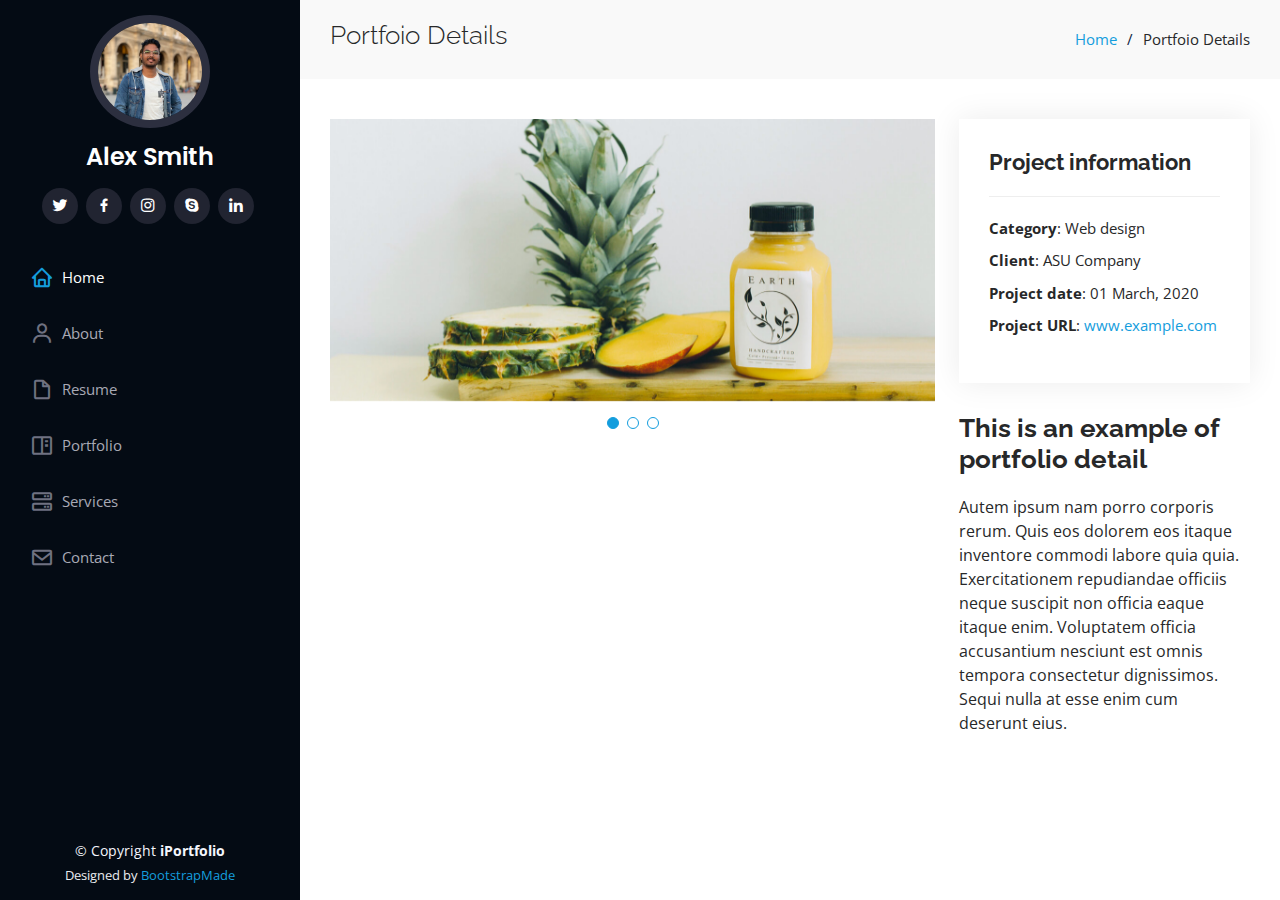
<file: portfolio-details.html>
<!DOCTYPE html>
<html lang="en">

<head>
  <meta charset="utf-8">
  <meta content="width=device-width, initial-scale=1.0" name="viewport">

  <title>Portfolio Details - iPortfolio Bootstrap Template</title>
  <meta content="" name="description">
  <meta content="" name="keywords">

  <!-- Favicons -->
  <link href="assets/img/favicon.png" rel="icon">
  <link href="assets/img/apple-touch-icon.png" rel="apple-touch-icon">

  <!-- Google Fonts -->
  <link href="https://fonts.googleapis.com/css?family=Open+Sans:300,300i,400,400i,600,600i,700,700i|Raleway:300,300i,400,400i,500,500i,600,600i,700,700i|Poppins:300,300i,400,400i,500,500i,600,600i,700,700i" rel="stylesheet">

  <!-- Vendor CSS Files -->
  <link href="assets/vendor/aos/aos.css" rel="stylesheet">
  <link href="assets/vendor/bootstrap/css/bootstrap.min.css" rel="stylesheet">
  <link href="assets/vendor/bootstrap-icons/bootstrap-icons.css" rel="stylesheet">
  <link href="assets/vendor/boxicons/css/boxicons.min.css" rel="stylesheet">
  <link href="assets/vendor/glightbox/css/glightbox.min.css" rel="stylesheet">
  <link href="assets/vendor/swiper/swiper-bundle.min.css" rel="stylesheet">

  <!-- Template Main CSS File -->
  <link href="assets/css/style.css" rel="stylesheet">

  <!-- =======================================================
  * Template Name: iPortfolio
  * Updated: Nov 17 2023 with Bootstrap v5.3.2
  * Template URL: https://bootstrapmade.com/iportfolio-bootstrap-portfolio-websites-template/
  * Author: BootstrapMade.com
  * License: https://bootstrapmade.com/license/
  ======================================================== -->
</head>

<body>

  <!-- ======= Mobile nav toggle button ======= -->
  <i class="bi bi-list mobile-nav-toggle d-xl-none"></i>

  <!-- ======= Header ======= -->
  <header id="header">
    <div class="d-flex flex-column">

      <div class="profile">
        <img src="assets/img/profile-img.jpg" alt="" class="img-fluid rounded-circle">
        <h1 class="text-light"><a href="index.html">Alex Smith</a></h1>
        <div class="social-links mt-3 text-center">
          <a href="#" class="twitter"><i class="bx bxl-twitter"></i></a>
          <a href="#" class="facebook"><i class="bx bxl-facebook"></i></a>
          <a href="#" class="instagram"><i class="bx bxl-instagram"></i></a>
          <a href="#" class="google-plus"><i class="bx bxl-skype"></i></a>
          <a href="#" class="linkedin"><i class="bx bxl-linkedin"></i></a>
        </div>
      </div>

      <nav id="navbar" class="nav-menu navbar">
        <ul>
          <li><a href="#hero" class="nav-link scrollto active"><i class="bx bx-home"></i> <span>Home</span></a></li>
          <li><a href="#about" class="nav-link scrollto"><i class="bx bx-user"></i> <span>About</span></a></li>
          <li><a href="#resume" class="nav-link scrollto"><i class="bx bx-file-blank"></i> <span>Resume</span></a></li>
          <li><a href="#portfolio" class="nav-link scrollto"><i class="bx bx-book-content"></i> <span>Portfolio</span></a></li>
          <li><a href="#services" class="nav-link scrollto"><i class="bx bx-server"></i> <span>Services</span></a></li>
          <li><a href="#contact" class="nav-link scrollto"><i class="bx bx-envelope"></i> <span>Contact</span></a></li>
        </ul>
      </nav><!-- .nav-menu -->
    </div>
  </header><!-- End Header -->

  <main id="main">

    <!-- ======= Breadcrumbs ======= -->
    <section id="breadcrumbs" class="breadcrumbs">
      <div class="container">

        <div class="d-flex justify-content-between align-items-center">
          <h2>Portfoio Details</h2>
          <ol>
            <li><a href="index.html">Home</a></li>
            <li>Portfoio Details</li>
          </ol>
        </div>

      </div>
    </section><!-- End Breadcrumbs -->

    <!-- ======= Portfolio Details Section ======= -->
    <section id="portfolio-details" class="portfolio-details">
      <div class="container">

        <div class="row gy-4">

          <div class="col-lg-8">
            <div class="portfolio-details-slider swiper">
              <div class="swiper-wrapper align-items-center">

                <div class="swiper-slide">
                  <img src="assets/img/portfolio/portfolio-details-1.jpg" alt="">
                </div>

                <div class="swiper-slide">
                  <img src="assets/img/portfolio/portfolio-details-2.jpg" alt="">
                </div>

                <div class="swiper-slide">
                  <img src="assets/img/portfolio/portfolio-details-3.jpg" alt="">
                </div>

              </div>
              <div class="swiper-pagination"></div>
            </div>
          </div>

          <div class="col-lg-4">
            <div class="portfolio-info">
              <h3>Project information</h3>
              <ul>
                <li><strong>Category</strong>: Web design</li>
                <li><strong>Client</strong>: ASU Company</li>
                <li><strong>Project date</strong>: 01 March, 2020</li>
                <li><strong>Project URL</strong>: <a href="#">www.example.com</a></li>
              </ul>
            </div>
            <div class="portfolio-description">
              <h2>This is an example of portfolio detail</h2>
              <p>
                Autem ipsum nam porro corporis rerum. Quis eos dolorem eos itaque inventore commodi labore quia quia. Exercitationem repudiandae officiis neque suscipit non officia eaque itaque enim. Voluptatem officia accusantium nesciunt est omnis tempora consectetur dignissimos. Sequi nulla at esse enim cum deserunt eius.
              </p>
            </div>
          </div>

        </div>

      </div>
    </section><!-- End Portfolio Details Section -->

  </main><!-- End #main -->

  <!-- ======= Footer ======= -->
  <footer id="footer">
    <div class="container">
      <div class="copyright">
        &copy; Copyright <strong><span>iPortfolio</span></strong>
      </div>
      <div class="credits">
        <!-- All the links in the footer should remain intact. -->
        <!-- You can delete the links only if you purchased the pro version. -->
        <!-- Licensing information: https://bootstrapmade.com/license/ -->
        <!-- Purchase the pro version with working PHP/AJAX contact form: https://bootstrapmade.com/iportfolio-bootstrap-portfolio-websites-template/ -->
        Designed by <a href="https://bootstrapmade.com/">BootstrapMade</a>
      </div>
    </div>
  </footer><!-- End  Footer -->

  <a href="#" class="back-to-top d-flex align-items-center justify-content-center"><i class="bi bi-arrow-up-short"></i></a>

  <!-- Vendor JS Files -->
  <script src="assets/vendor/purecounter/purecounter_vanilla.js"></script>
  <script src="assets/vendor/aos/aos.js"></script>
  <script src="assets/vendor/bootstrap/js/bootstrap.bundle.min.js"></script>
  <script src="assets/vendor/glightbox/js/glightbox.min.js"></script>
  <script src="assets/vendor/isotope-layout/isotope.pkgd.min.js"></script>
  <script src="assets/vendor/swiper/swiper-bundle.min.js"></script>
  <script src="assets/vendor/typed.js/typed.umd.js"></script>
  <script src="assets/vendor/waypoints/noframework.waypoints.js"></script>
  <script src="assets/vendor/php-email-form/validate.js"></script>

  <!-- Template Main JS File -->
  <script src="assets/js/main.js"></script>

</body>

</html>
</file>
<file: assets/css/style.css>
/**
* Template Name: iPortfolio
* Updated: Nov 17 2023 with Bootstrap v5.3.2
* Template URL: https://bootstrapmade.com/iportfolio-bootstrap-portfolio-websites-template/
* Author: BootstrapMade.com
* License: https://bootstrapmade.com/license/
*/

/*--------------------------------------------------------------
# General
--------------------------------------------------------------*/
body {
  font-family: "Open Sans", sans-serif;
  color: #272829;
}

a {
  color: #149ddd;
  text-decoration: none;
}

a:hover {
  color: #37b3ed;
  text-decoration: none;
}

h1,
h2,
h3,
h4,
h5,
h6 {
  font-family: "Raleway", sans-serif;
}

/*--------------------------------------------------------------
# Back to top button
--------------------------------------------------------------*/
.back-to-top {
  position: fixed;
  visibility: hidden;
  opacity: 0;
  right: 15px;
  bottom: 15px;
  z-index: 996;
  background: #149ddd;
  width: 40px;
  height: 40px;
  border-radius: 50px;
  transition: all 0.4s;
}

.back-to-top i {
  font-size: 28px;
  color: #fff;
  line-height: 0;
}

.back-to-top:hover {
  background: #2eafec;
  color: #fff;
}

.back-to-top.active {
  visibility: visible;
  opacity: 1;
}

/*--------------------------------------------------------------
# Header
--------------------------------------------------------------*/
#header {
  position: fixed;
  top: 0;
  left: 0;
  bottom: 0;
  width: 300px;
  transition: all ease-in-out 0.5s;
  z-index: 9997;
  transition: all 0.5s;
  padding: 0 15px;
  background: #040b14;
  overflow-y: auto;
}

#header .profile img {
  margin: 15px auto;
  display: block;
  width: 120px;
  border: 8px solid #2c2f3f;
}

#header .profile h1 {
  font-size: 24px;
  margin: 0;
  padding: 0;
  font-weight: 600;
  -moz-text-align-last: center;
  text-align-last: center;
  font-family: "Poppins", sans-serif;
}

#header .profile h1 a,
#header .profile h1 a:hover {
  color: #fff;
  text-decoration: none;
}

#header .profile .social-links a {
  font-size: 18px;
  display: inline-block;
  background: #212431;
  color: #fff;
  line-height: 1;
  padding: 8px 0;
  margin-right: 4px;
  border-radius: 50%;
  text-align: center;
  width: 36px;
  height: 36px;
  transition: 0.3s;
}

#header .profile .social-links a:hover {
  background: #149ddd;
  color: #fff;
  text-decoration: none;
}

#main {
  margin-left: 300px;
}

.container,
.container-fluid {
  padding-left: 30px;
  padding-right: 30px;
}

@media (max-width: 1199px) {
  #header {
    left: -300px;
  }

  #main {
    margin-left: 0;
  }

  .container,
  .container-fluid {
    padding-left: 12px;
    padding-right: 12px;
  }
}

/*--------------------------------------------------------------
# Navigation Menu
--------------------------------------------------------------*/
/* Desktop Navigation */
.nav-menu {
  padding: 30px 0 0 0;
}

.nav-menu * {
  margin: 0;
  padding: 0;
  list-style: none;
}

.nav-menu>ul>li {
  position: relative;
  white-space: nowrap;
}

.nav-menu a,
.nav-menu a:focus {
  display: flex;
  align-items: center;
  color: #a8a9b4;
  padding: 12px 15px;
  margin-bottom: 8px;
  transition: 0.3s;
  font-size: 15px;
}

.nav-menu a i,
.nav-menu a:focus i {
  font-size: 24px;
  padding-right: 8px;
  color: #6f7180;
}

.nav-menu a:hover,
.nav-menu .active,
.nav-menu .active:focus,
.nav-menu li:hover>a {
  text-decoration: none;
  color: #fff;
}

.nav-menu a:hover i,
.nav-menu .active i,
.nav-menu .active:focus i,
.nav-menu li:hover>a i {
  color: #149ddd;
}

/* Mobile Navigation */
.mobile-nav-toggle {
  position: fixed;
  right: 15px;
  top: 15px;
  z-index: 9998;
  border: 0;
  font-size: 24px;
  transition: all 0.4s;
  outline: none !important;
  background-color: #149ddd;
  color: #fff;
  width: 40px;
  height: 40px;
  display: inline-flex;
  align-items: center;
  justify-content: center;
  line-height: 0;
  border-radius: 50px;
  cursor: pointer;
}

.mobile-nav-toggle i {
  color: #45505b;
}

.mobile-nav-active {
  overflow: hidden;
}

.mobile-nav-active #header {
  left: 0;
}

.mobile-nav-active .mobile-nav-toggle {
  color: #fff;
  background-color: #0563bb;
}

/*--------------------------------------------------------------
# Hero Section
--------------------------------------------------------------*/
#hero {
  width: 100%;
  height: 100vh;
  background: url("../img/hero-bg.jpg") top center;
  background-size: cover;
}

@media (max-width: 992px) {
  #hero {
    background: url("../img/hero-bg-mini.jpg") top right no-repeat;
    background-size: cover;
    position: center;
  }
}

#hero:before {
  content: "";
  background: rgba(5, 13, 24, 0.3);
  position: absolute;
  bottom: 0;
  top: 0;
  left: 0;
  right: 0;
  z-index: 1;
}

#hero .hero-container {
  position: relative;
  z-index: 2;
  min-width: 300px;
}

#hero h1 {
  margin: 0 0 10px 0;
  font-size: 64px;
  font-weight: 700;
  line-height: 56px;
  color: #fff;
}

#hero p {
  color: #fff;
  margin-bottom: 50px;
  font-size: 26px;
  font-family: "Poppins", sans-serif;
}

#hero p span {
  color: #fff;
  padding-bottom: 4px;
  letter-spacing: 1px;
  border-bottom: 3px solid #149ddd;
}

@media (min-width: 1024px) {
  #hero {
    background-attachment: fixed;
  }
}

@media (max-width: 992px) {
  #hero {
    text-align: center;
  }

  #hero h1 {
    font-size: 28px;
    line-height: 36px;
  }

  #hero h2 {
    font-size: 18px;
    line-height: 24px;
    margin-bottom: 30px;
  }
}

/*--------------------------------------------------------------
# Sections General
--------------------------------------------------------------*/
section {
  padding: 60px 0;
  overflow: hidden;
}

.section-bg {
  background: #f5f8fd;
}

.section-title {
  padding-bottom: 30px;
}

.section-title h2 {
  font-size: 32px;
  font-weight: bold;
  margin-bottom: 20px;
  padding-bottom: 20px;
  position: relative;
  color: #173b6c;
}

.section-title h2::after {
  content: "";
  position: absolute;
  display: block;
  width: 50px;
  height: 3px;
  background: #149ddd;
  bottom: 0;
  left: 0;
}

.section-title p {
  margin-bottom: 0;
}

/*--------------------------------------------------------------
# About
--------------------------------------------------------------*/
.about .content h3 {
  font-weight: 700;
  font-size: 26px;
  color: #173b6c;
}

.about .content ul {
  list-style: none;
  padding: 0;
}

.about .content ul li {
  margin-bottom: 20px;
  display: flex;
  align-items: center;
}

.about .content ul strong {
  margin-right: 10px;
}

.about .content ul i {
  font-size: 16px;
  margin-right: 5px;
  color: #149ddd;
  line-height: 0;
}

.about .content p:last-child {
  margin-bottom: 0;
}

/*--------------------------------------------------------------
# Facts
--------------------------------------------------------------*/
.facts {
  padding-bottom: 30px;
}

.facts .count-box {
  padding: 30px;
  width: 100%;
}

.facts .count-box i {
  display: block;
  font-size: 44px;
  color: #149ddd;
  float: left;
  line-height: 0;
}

.facts .count-box span {
  font-size: 48px;
  line-height: 40px;
  display: block;
  font-weight: 700;
  color: #050d18;
  margin-left: 60px;
}

.facts .count-box p {
  padding: 15px 0 0 0;
  margin: 0 0 0 60px;
  font-family: "Raleway", sans-serif;
  font-size: 14px;
  color: #122f57;
}

.facts .count-box a {
  font-weight: 600;
  display: block;
  margin-top: 20px;
  color: #122f57;
  font-size: 15px;
  font-family: "Poppins", sans-serif;
  transition: ease-in-out 0.3s;
}

.facts .count-box a:hover {
  color: #1f5297;
}

/*--------------------------------------------------------------
# Akills
--------------------------------------------------------------*/
.skills .progress {
  height: 60px;
  display: block;
  background: none;
  border-radius: 0;
}

.skills .progress .skill {
  padding: 0;
  margin: 0 0 6px 0;
  text-transform: uppercase;
  display: block;
  font-weight: 600;
  font-family: "Poppins", sans-serif;
  color: #050d18;
}

.skills .progress .skill .val {
  float: right;
  font-style: normal;
}

.skills .progress-bar-wrap {
  background: #dce8f8;
  height: 10px;
}

.skills .progress-bar {
  width: 1px;
  height: 10px;
  transition: 0.9s;
  background-color: #149ddd;
}

/*--------------------------------------------------------------
# Interests
--------------------------------------------------------------*/
.interests .icon-box {
  display: flex;
  align-items: center;
  padding: 20px;
  background: rgb(255, 255, 255);
  transition: ease-in-out 0.3s;
}

.interests .icon-box i {
  font-size: 32px;
  padding-right: 10px;
  line-height: 1;
}

.interests .icon-box h3 {
  font-weight: 700;
  margin: 0;
  padding: 0;
  line-height: 1;
  font-size: 16px;
  color: #080808;
}

.interests .icon-box:hover {
  background: rgb(255, 255, 255);
}

/*--------------------------------------------------------------
# Resume
--------------------------------------------------------------*/
.resume .resume-title {
  font-size: 26px;
  font-weight: 700;
  margin-top: 20px;
  margin-bottom: 20px;
  color: #050d18;
}

.resume .resume-item {
  padding: 0 0 20px 20px;
  margin-top: -2px;
  border-left: 2px solid #1f5297;
  position: relative;
}

.resume .resume-item h4 {
  line-height: 18px;
  font-size: 18px;
  font-weight: 600;
  text-transform: uppercase;
  font-family: "Poppins", sans-serif;
  color: #050d18;
  margin-bottom: 10px;
}

.resume .resume-item h5 {
  font-size: 16px;
  background: #e4edf9;
  padding: 5px 15px;
  display: inline-block;
  font-weight: 600;
  margin-bottom: 10px;
}

.resume .resume-item ul {
  padding-left: 20px;
}

.resume .resume-item ul li {
  padding-bottom: 10px;
}

.resume .resume-item:last-child {
  padding-bottom: 0;
}

.resume .resume-item::before {
  content: "";
  position: absolute;
  width: 16px;
  height: 16px;
  border-radius: 50px;
  left: -9px;
  top: 0;
  background: #fff;
  border: 2px solid #1f5297;
}

/*--------------------------------------------------------------
# Portfolio
--------------------------------------------------------------*/
.portfolio .portfolio-item {
  margin-bottom: 30px;
}

.portfolio #portfolio-flters {
  padding: 0;
  margin: 0 auto 35px auto;
  list-style: none;
  text-align: center;
  background: #fff;
  border-radius: 50px;
  padding: 2px 15px;
}

.portfolio #portfolio-flters li {
  cursor: pointer;
  display: inline-block;
  padding: 10px 15px 8px 15px;
  font-size: 14px;
  font-weight: 600;
  line-height: 1;
  text-transform: uppercase;
  color: #272829;
  margin-bottom: 5px;
  transition: all 0.3s ease-in-out;
}

.portfolio #portfolio-flters li:hover,
.portfolio #portfolio-flters li.filter-active {
  color: #149ddd;
}

.portfolio #portfolio-flters li:last-child {
  margin-right: 0;
}

.portfolio .portfolio-wrap {
  transition: 0.3s;
  position: relative;
  overflow: hidden;
  z-index: 1;
}

.portfolio .portfolio-wrap::before {
  content: "";
  background: rgba(255, 255, 255, 0.5);
  position: absolute;
  left: 0;
  right: 0;
  top: 0;
  bottom: 0;
  transition: all ease-in-out 0.3s;
  z-index: 2;
  opacity: 0;
}

.portfolio .portfolio-wrap .portfolio-links {
  opacity: 1;
  left: 0;
  right: 0;
  bottom: -60px;
  z-index: 3;
  position: absolute;
  transition: all ease-in-out 0.3s;
  display: flex;
  justify-content: center;
}

.portfolio .portfolio-wrap .portfolio-links a {
  color: #fff;
  font-size: 28px;
  text-align: center;
  background: rgba(20, 157, 221, 0.75);
  transition: 0.3s;
  width: 50%;
}

.portfolio .portfolio-wrap .portfolio-links a:hover {
  background: rgba(20, 157, 221, 0.95);
}

.portfolio .portfolio-wrap .portfolio-links a+a {
  border-left: 1px solid #37b3ed;
}

.portfolio .portfolio-wrap:hover::before {
  top: 0;
  left: 0;
  right: 0;
  bottom: 0;
  opacity: 1;
}

.portfolio .portfolio-wrap:hover .portfolio-links {
  opacity: 1;
  bottom: 0;
}

/*--------------------------------------------------------------
# Portfolio Details
--------------------------------------------------------------*/
.portfolio-details {
  padding-top: 40px;
}

.portfolio-details .portfolio-details-slider img {
  width: 100%;
}

.portfolio-details .portfolio-details-slider .swiper-pagination {
  margin-top: 20px;
  position: relative;
}

.portfolio-details .portfolio-details-slider .swiper-pagination .swiper-pagination-bullet {
  width: 12px;
  height: 12px;
  background-color: #fff;
  opacity: 1;
  border: 1px solid #149ddd;
}

.portfolio-details .portfolio-details-slider .swiper-pagination .swiper-pagination-bullet-active {
  background-color: #149ddd;
}

.portfolio-details .portfolio-info {
  padding: 30px;
  box-shadow: 0px 0 30px rgba(5, 13, 24, 0.08);
}

.portfolio-details .portfolio-info h3 {
  font-size: 22px;
  font-weight: 700;
  margin-bottom: 20px;
  padding-bottom: 20px;
  border-bottom: 1px solid #eee;
}

.portfolio-details .portfolio-info ul {
  list-style: none;
  padding: 0;
  font-size: 15px;
}

.portfolio-details .portfolio-info ul li+li {
  margin-top: 10px;
}

.portfolio-details .portfolio-description {
  padding-top: 30px;
}

.portfolio-details .portfolio-description h2 {
  font-size: 26px;
  font-weight: 700;
  margin-bottom: 20px;
}

.portfolio-details .portfolio-description p {
  padding: 0;
}

/*--------------------------------------------------------------
# Services
--------------------------------------------------------------*/
.services .icon-box {
  margin-bottom: 20px;
}

.services .icon {
  float: left;
  display: flex;
  align-items: center;
  justify-content: center;
  width: 54px;
  height: 54px;
  background: #149ddd;
  border-radius: 50%;
  transition: 0.5s;
  border: 1px solid #149ddd;
}

.services .icon i {
  color: #fff;
  font-size: 24px;
  line-height: 0;
}

.services .icon-box:hover .icon {
  background: #fff;
}

.services .icon-box:hover .icon i {
  color: #149ddd;
}

.services .title {
  margin-left: 80px;
  font-weight: 700;
  margin-bottom: 15px;
  font-size: 18px;
}

.services .title a {
  color: #343a40;
}

.services .title a:hover {
  color: #149ddd;
}

.services .description {
  margin-left: 80px;
  line-height: 24px;
  font-size: 14px;
}

/*--------------------------------------------------------------
# Testimonials
--------------------------------------------------------------*/
.testimonials .testimonials-carousel,
.testimonials .testimonials-slider {
  overflow: hidden;
}

.testimonials .testimonial-item {
  box-sizing: content-box;
  text-align: center;
  min-height: 320px;
}

.testimonials .testimonial-item .testimonial-img {
  width: 90px;
  border-radius: 50%;
  margin: 0 auto;
}

.testimonials .testimonial-item h3 {
  font-size: 18px;
  font-weight: bold;
  margin: 10px 0 5px 0;
  color: #111;
}

.testimonials .testimonial-item h4 {
  font-size: 14px;
  color: #999;
  margin: 0;
}

.testimonials .testimonial-item .quote-icon-left,
.testimonials .testimonial-item .quote-icon-right {
  color: #c3e8fa;
  font-size: 26px;
}

.testimonials .testimonial-item .quote-icon-left {
  display: inline-block;
  left: -5px;
  position: relative;
}

.testimonials .testimonial-item .quote-icon-right {
  display: inline-block;
  right: -5px;
  position: relative;
  top: 10px;
}

.testimonials .testimonial-item p {
  font-style: italic;
  margin: 0 15px 15px 15px;
  padding: 20px;
  background: #fff;
  position: relative;
  margin-bottom: 35px;
  border-radius: 6px;
  box-shadow: 0px 2px 15px rgba(0, 0, 0, 0.1);
}

.testimonials .testimonial-item p::after {
  content: "";
  width: 0;
  height: 0;
  border-top: 20px solid #fff;
  border-right: 20px solid transparent;
  border-left: 20px solid transparent;
  position: absolute;
  bottom: -20px;
  left: calc(50% - 20px);
}

.testimonials .swiper-pagination {
  margin-top: 20px;
  position: relative;
}

.testimonials .swiper-pagination .swiper-pagination-bullet {
  width: 12px;
  height: 12px;
  background-color: #fff;
  opacity: 1;
  border: 1px solid #149ddd;
}

.testimonials .swiper-pagination .swiper-pagination-bullet-active {
  background-color: #149ddd;
}

/*--------------------------------------------------------------
# Contact
--------------------------------------------------------------*/
.contact {
  padding-bottom: 130px;
}

.contact .info {
  padding: 30px;
  background: #fff;
  width: 100%;
  box-shadow: 0 0 24px 0 rgba(0, 0, 0, 0.12);
}

.contact .info i {
  font-size: 20px;
  color: #149ddd;
  float: left;
  width: 44px;
  height: 44px;
  background: #dff3fc;
  display: flex;
  justify-content: center;
  align-items: center;
  border-radius: 50px;
  transition: all 0.3s ease-in-out;
}

.contact .info h4 {
  padding: 0 0 0 60px;
  font-size: 22px;
  font-weight: 600;
  margin-bottom: 5px;
  color: #050d18;
}

.contact .info p {
  padding: 0 0 10px 60px;
  margin-bottom: 20px;
  font-size: 14px;
  color: #173b6c;
}

.contact .info .email p {
  padding-top: 5px;
}

.contact .info .social-links {
  padding-left: 60px;
}

.contact .info .social-links a {
  font-size: 18px;
  display: inline-block;
  background: #333;
  color: #fff;
  line-height: 1;
  padding: 8px 0;
  border-radius: 50%;
  text-align: center;
  width: 36px;
  height: 36px;
  transition: 0.3s;
  margin-right: 10px;
}

.contact .info .social-links a:hover {
  background: #149ddd;
  color: #fff;
}

.contact .info .email:hover i,
.contact .info .address:hover i,
.contact .info .phone:hover i {
  background: #149ddd;
  color: #fff;
}

.contact .php-email-form {
  width: 100%;
  padding: 30px;
  background: #fff;
  box-shadow: 0 0 24px 0 rgba(0, 0, 0, 0.12);
}

.contact .php-email-form .form-group {
  padding-bottom: 8px;
}

.contact .php-email-form .validate {
  display: none;
  color: red;
  margin: 0 0 15px 0;
  font-weight: 400;
  font-size: 13px;
}

.contact .php-email-form .error-message {
  display: none;
  color: #fff;
  background: #ed3c0d;
  text-align: left;
  padding: 15px;
  font-weight: 600;
}

.contact .php-email-form .error-message br+br {
  margin-top: 25px;
}

.contact .php-email-form .sent-message {
  display: none;
  color: #fff;
  background: #18d26e;
  text-align: center;
  padding: 15px;
  font-weight: 600;
}

.contact .php-email-form .loading {
  display: none;
  background: #fff;
  text-align: center;
  padding: 15px;
}

.contact .php-email-form .loading:before {
  content: "";
  display: inline-block;
  border-radius: 50%;
  width: 24px;
  height: 24px;
  margin: 0 10px -6px 0;
  border: 3px solid #18d26e;
  border-top-color: #eee;
  animation: animate-loading 1s linear infinite;
}

.contact .php-email-form .form-group {
  margin-bottom: 15px;
}

.contact .php-email-form label {
  padding-bottom: 8px;
}

.contact .php-email-form input,
.contact .php-email-form textarea {
  border-radius: 0;
  box-shadow: none;
  font-size: 14px;
}

.contact .php-email-form input {
  height: 44px;
}

.contact .php-email-form textarea {
  padding: 10px 15px;
}

.contact .php-email-form button[type=submit] {
  background: #149ddd;
  border: 0;
  padding: 10px 24px;
  color: #fff;
  transition: 0.4s;
  border-radius: 4px;
}

.contact .php-email-form button[type=submit]:hover {
  background: #37b3ed;
}

@keyframes animate-loading {
  0% {
    transform: rotate(0deg);
  }

  100% {
    transform: rotate(360deg);
  }
}

/*--------------------------------------------------------------
# Breadcrumbs
--------------------------------------------------------------*/
.breadcrumbs {
  padding: 20px 0;
  background: #f9f9f9;
}

.breadcrumbs h2 {
  font-size: 26px;
  font-weight: 300;
}

.breadcrumbs ol {
  display: flex;
  flex-wrap: wrap;
  list-style: none;
  padding: 0;
  margin: 0;
  font-size: 15px;
}

.breadcrumbs ol li+li {
  padding-left: 10px;
}

.breadcrumbs ol li+li::before {
  display: inline-block;
  padding-right: 10px;
  color: #0e2442;
  content: "/";
}

@media (max-width: 992px) {
  .breadcrumbs .d-flex {
    display: block !important;
  }

  .breadcrumbs ol {
    display: block;
  }

  .breadcrumbs ol li {
    display: inline-block;
  }
}

/*--------------------------------------------------------------
# Footer
--------------------------------------------------------------*/
#footer {
  padding: 15px;
  color: #f4f6fd;
  font-size: 14px;
  position: fixed;
  left: 0;
  bottom: 0;
  width: 300px;
  z-index: 9999;
  background: #040b14;
}

#footer .copyright {
  text-align: center;
}

#footer .credits {
  padding-top: 5px;
  text-align: center;
  font-size: 13px;
  color: #eaebf0;
}

@media (max-width: 1199px) {
  #footer {
    position: static;
    width: auto;
    padding-right: 20px 15px;
  }
}
</file>
